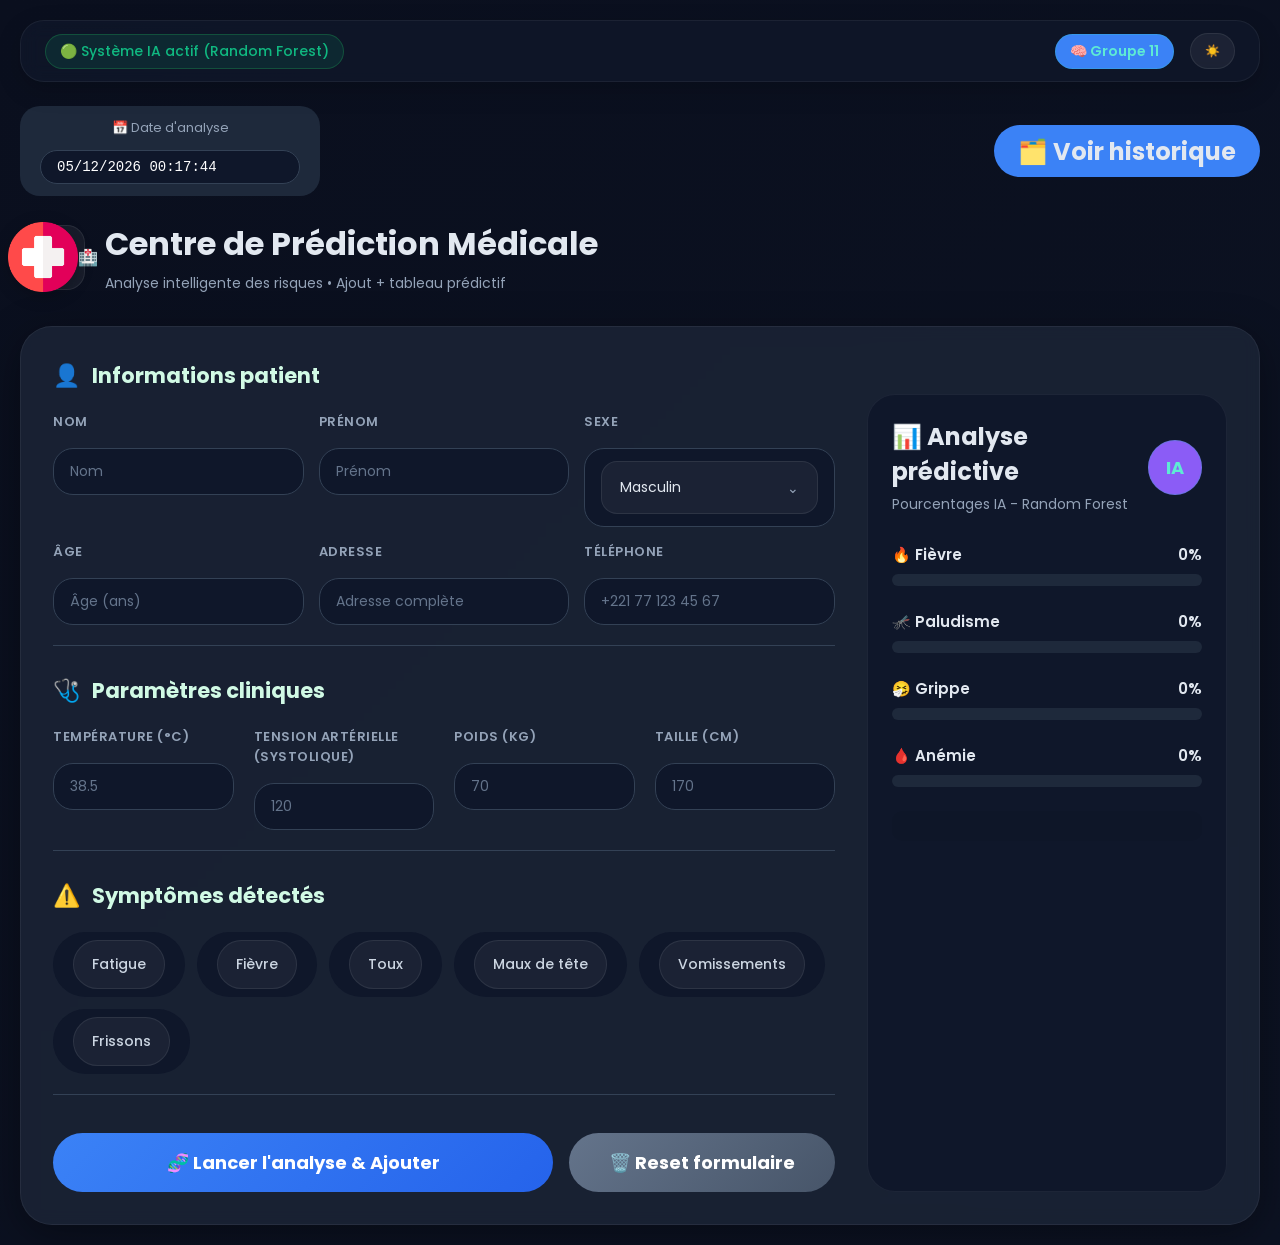
<file: index.html>
<!DOCTYPE html>
<html lang="fr">
<head>
    <meta charset="UTF-8">
    <meta name="viewport" content="width=device-width, initial-scale=1.0, maximum-scale=1.0, user-scalable=no">
    <title>Prédiction des maladies - Centre Médical IA</title>
    <link rel="icon" type="image/png" href="frontend/assets/hospital.png">
    <link rel="stylesheet" href="frontend/css/style.css">
    <style>
        .diagnostic-message {
            margin-top: 20px;
            padding: 15px;
            background: rgba(0,0,0,0.05);
            border-radius: 10px;
            font-size: 14px;
            line-height: 1.5;
        }
        body.light-mode .diagnostic-message {
            background: rgba(0,0,0,0.03);
        }
        
        .action-buttons {
            display: flex;
            gap: 5px;
            justify-content: center;
        }
        .btn-update, .btn-delete {
            padding: 5px 10px;
            border: none;
            border-radius: 5px;
            cursor: pointer;
            font-size: 12px;
            transition: all 0.3s ease;
        }
        .btn-update {
            background-color: #4CAF50;
            color: white;
        }
        .btn-update:hover {
            background-color: #45a049;
            transform: scale(1.05);
        }
        .btn-delete {
            background-color: #f44336;
            color: white;
        }
        .btn-delete:hover {
            background-color: #da190b;
            transform: scale(1.05);
        }
        
        .update-modal {
            position: fixed;
            top: 0;
            left: 0;
            width: 100%;
            height: 100%;
            background: rgba(0,0,0,0.5);
            display: flex;
            justify-content: center;
            align-items: center;
            z-index: 2000;
            opacity: 0;
            visibility: hidden;
            transition: all 0.3s ease;
        }
        .update-modal.active {
            opacity: 1;
            visibility: visible;
        }
        .update-modal-content {
            background: white;
            padding: 30px;
            border-radius: 15px;
            width: 90%;
            max-width: 500px;
            max-height: 80vh;
            overflow-y: auto;
        }
        body.light-mode .update-modal-content {
            background: white;
            color: #333;
        }
        body:not(.light-mode) .update-modal-content {
            background: #2d2d2d;
            color: #eee;
        }
        .update-modal-content h3 {
            margin-bottom: 20px;
        }
        .update-modal-content .input-group {
            margin-bottom: 15px;
        }
        .update-modal-content .input-group label {
            display: block;
            margin-bottom: 5px;
            font-weight: bold;
        }
        .update-modal-content .input-group input,
        .update-modal-content .input-group select {
            width: 100%;
            padding: 8px;
            border: 1px solid #ddd;
            border-radius: 5px;
        }
        .modal-buttons {
            display: flex;
            gap: 10px;
            margin-top: 20px;
        }
        .modal-buttons button {
            flex: 1;
            padding: 10px;
            border: none;
            border-radius: 5px;
            cursor: pointer;
        }
        .btn-save {
            background-color: #4CAF50;
            color: white;
        }
        .btn-cancel {
            background-color: #999;
            color: white;
        }
        .loading {
            opacity: 0.6;
            pointer-events: none;
        }
        
        /* Ajustement pour la grille avec plus de champs */
        .grid-4 {
            display: grid;
            grid-template-columns: repeat(auto-fit, minmax(200px, 1fr));
            gap: 15px;
        }
    </style>
</head>
<body>

<!-- MODAL HISTORIQUE AVEC TABLEAU COMPLET -->
<div class="history-modal" id="historyModal">
    <div class="history-content">
        <div class="history-header">
            <h2>📋 Historique complet des analyses</h2>
            <button class="close-history" id="closeHistory">✕</button>
        </div>
        <div class="table-container">
            <table id="historyTable">
                <thead>
                    <tr>
                        <th>Date/Heure</th><th>Nom</th><th>Prénom</th><th>Sexe</th><th>Âge</th>
                        <th>Adresse</th><th>Téléphone</th><th>Taille(cm)</th><th>Temp(°C)</th>
                        <th>Tension</th><th>Poids(kg)</th><th>Fièvre %</th><th>Paludisme %</th>
                        <th>Grippe %</th><th>Anémie %</th><th>Actions</th>
                    </tr>
                </thead>
                <tbody id="historyTableBody"></tbody>
            </table>
        </div>
    </div>
</div>

<!-- MODAL POUR UPDATE -->
<div class="update-modal" id="updateModal">
    <div class="update-modal-content">
        <h3>✏️ Modifier la consultation</h3>
        <form id="updateForm">
            <input type="hidden" id="updateIdResultat">
            <input type="hidden" id="updatePatientId">
            <div class="input-group">
                <label>Nom</label>
                <input type="text" id="updateNom" required>
            </div>
            <div class="input-group">
                <label>Prénom</label>
                <input type="text" id="updatePrenom" required>
            </div>
            <div class="input-group">
                <label>Sexe</label>
                <select id="updateSexe">
                    <option value="Masculin">Masculin</option>
                    <option value="Féminin">Féminin</option>
                </select>
            </div>
            <div class="input-group">
                <label>Âge</label>
                <input type="number" id="updateAge" required>
            </div>
            <div class="input-group">
                <label>Adresse</label>
                <input type="text" id="updateAdresse" placeholder="Adresse complète">
            </div>
            <div class="input-group">
                <label>Téléphone</label>
                <input type="tel" id="updateTelephone" placeholder="+221 77 123 45 67">
            </div>
            <div class="input-group">
                <label>Taille (cm)</label>
                <input type="number" id="updateTaille">
            </div>
            <div class="input-group">
                <label>Température (°C)</label>
                <input type="number" step="0.1" id="updateTemperature" required>
            </div>
            <div class="input-group">
                <label>Tension artérielle</label>
                <input type="number" id="updateTension" required>
            </div>
            <div class="input-group">
                <label>Poids (kg)</label>
                <input type="number" id="updatePoids" required>
            </div>
            <div class="modal-buttons">
                <button type="submit" class="btn-save">💾 Enregistrer</button>
                <button type="button" class="btn-cancel" id="closeUpdateModal">❌ Annuler</button>
            </div>
        </form>
    </div>
</div>

<div class="container">
    <div class="top-bar">
        <div class="status">🟢 Système IA actif (Random Forest)</div>
        <div class="top-right">
            <div class="group-badge">🧠 Groupe 11</div>
            <button type="button" class="theme-toggle" id="themeToggle">☀️</button>
        </div>
    </div>

    <div class="top-actions">
        <div class="date-box">
            <span>📅 Date d'analyse</span>
            <input type="text" id="analysisDate" readonly>
        </div>
        <button type="button" class="history-btn" id="openHistory">🗂️ Voir historique</button>
    </div>

    <div class="header">
        <div class="logo-box"><img src="frontend/assets/hospital.png" alt="logo" onerror="this.style.display='none'">🏥</div>
        <div><h1>Centre de Prédiction Médicale</h1><p>Analyse intelligente des risques • Ajout + tableau prédictif</p></div>
    </div>

    <div class="card">
        <div>
            <form id="medicalForm">
                <div class="section">
                    <div class="section-header"><span class="section-icon">👤</span><h2>Informations patient</h2></div>
                    <div class="grid grid-4">
                        <div class="input-group"><label>Nom</label><input type="text" id="nom" placeholder="Nom" required></div>
                        <div class="input-group"><label>Prénom</label><input type="text" id="prenom" placeholder="Prénom" required></div>
                        <div class="input-group">
                            <label>Sexe</label>
                            <div class="custom-select" id="genderSelect">
                                <div class="select-selected" id="selectedGender">Masculin</div>
                                <div class="select-options">
                                    <div class="select-option">Masculin</div>
                                    <div class="select-option">Féminin</div>
                                </div>
                            </div>
                        </div>
                        <div class="input-group"><label>Âge</label><input type="number" id="age" placeholder="Âge (ans)" required></div>
                        <div class="input-group"><label>Adresse</label><input type="text" id="adresse" placeholder="Adresse complète"></div>
                        <div class="input-group"><label>Téléphone</label><input type="tel" id="telephone" placeholder="+221 77 123 45 67"></div>
                    </div>
                </div>

                <div class="section">
                    <div class="section-header"><span class="section-icon">🩺</span><h2>Paramètres cliniques</h2></div>
                    <div class="grid grid-3">
                        <div class="input-group"><label>Température (°C)</label><input type="number" step="0.1" id="temperature" placeholder="38.5" required></div>
                        <div class="input-group"><label>Tension artérielle (systolique)</label><input type="number" id="tension_arterielle" placeholder="120" required></div>
                        <div class="input-group"><label>Poids (kg)</label><input type="number" id="poids" placeholder="70" required></div>
                        <div class="input-group"><label>Taille (cm)</label><input type="number" id="taille" placeholder="170"></div>
                    </div>
                </div>

                <div class="section">
                    <div class="section-header"><span class="section-icon">⚠️</span><h2>Symptômes détectés</h2></div>
                    <div class="symptoms-container">
                        <label class="symptom-pill"><input type="checkbox" id="fatigue"> <span>Fatigue</span></label>
                        <label class="symptom-pill"><input type="checkbox" id="risque_fievre"> <span>Fièvre</span></label>
                        <label class="symptom-pill"><input type="checkbox" id="toux"> <span>Toux</span></label>
                        <label class="symptom-pill"><input type="checkbox" id="maux_tete"> <span>Maux de tête</span></label>
                        <label class="symptom-pill"><input type="checkbox" id="vomissement"> <span>Vomissements</span></label>
                        <label class="symptom-pill"><input type="checkbox" id="frissons"> <span>Frissons</span></label>
                    </div>
                </div>

                <div class="button-group">
                    <button type="submit">🧬 Lancer l'analyse & Ajouter</button>
                    <button type="button" class="reset-btn" id="resetFormBtn">🗑️ Reset formulaire</button>
                </div>
            </form>
        </div>

        <div class="result-box">
            <div class="result-header">
                <div><h2>📊 Analyse prédictive</h2><p>Pourcentages IA - Random Forest</p></div>
                <div class="ai-badge">IA</div>
            </div>
            <div class="disease"><div class="disease-info"><span>🔥 Fièvre</span><span id="fievreValue">0%</span></div><div class="progress"><div class="progress-fill low" id="fievreBar" style="width:0%"></div></div></div>
            <div class="disease"><div class="disease-info"><span>🦟 Paludisme</span><span id="paluValue">0%</span></div><div class="progress"><div class="progress-fill high" id="paluBar" style="width:0%"></div></div></div>
            <div class="disease"><div class="disease-info"><span>🤧 Grippe</span><span id="grippeValue">0%</span></div><div class="progress"><div class="progress-fill medium" id="grippeBar" style="width:0%"></div></div></div>
            <div class="disease"><div class="disease-info"><span>🩸 Anémie</span><span id="anemieValue">0%</span></div><div class="progress"><div class="progress-fill low" id="anemieBar" style="width:0%"></div></div></div>
            <div id="diagnosticMessage" class="diagnostic-message"></div>
        </div>
    </div>
</div>

<script>
    let historiqueAnalyses = [];

    function loadHistoryFromStorage() {
        const stored = localStorage.getItem("medical_history_v2");
        historiqueAnalyses = stored ? JSON.parse(stored) : [];
        renderHistoryTable();
    }

    function saveHistoryToStorage() {
        localStorage.setItem("medical_history_v2", JSON.stringify(historiqueAnalyses));
    }

    async function deleteConsultation(idResultat, rowIndex) {
        if(confirm("Êtes-vous sûr de vouloir supprimer cette consultation ?")) {
            try {
                const response = await fetch(`http://127.0.0.1:5000/api/consultation/${idResultat}`, { method: "DELETE" });
                if(response.ok) {
                    historiqueAnalyses.splice(rowIndex, 1);
                    saveHistoryToStorage();
                    renderHistoryTable();
                    alert("✅ Consultation supprimée avec succès !");
                } else {
                    const error = await response.json();
                    alert(`❌ Erreur: ${error.error}`);
                }
            } catch(error) {
                console.error("Erreur DELETE:", error);
                alert("❌ Erreur lors de la suppression");
            }
        }
    }

    function openUpdateModal(record, rowIndex) {
        document.getElementById("updateIdResultat").value = record.id;
        document.getElementById("updatePatientId").value = record.patientId || "";
        document.getElementById("updateNom").value = record.nom;
        document.getElementById("updatePrenom").value = record.prenom;
        document.getElementById("updateSexe").value = record.sexe;
        document.getElementById("updateAge").value = record.age;
        document.getElementById("updateAdresse").value = record.adresse || "";
        document.getElementById("updateTelephone").value = record.telephone || "";
        document.getElementById("updateTaille").value = record.taille || "";
        document.getElementById("updateTemperature").value = record.temperature;
        document.getElementById("updateTension").value = record.tension;
        document.getElementById("updatePoids").value = record.poids;
        document.getElementById("updateModal").dataset.rowIndex = rowIndex;
        document.getElementById("updateModal").classList.add("active");
    }

    async function updateConsultation(event) {
        event.preventDefault();
        const patientId = document.getElementById("updatePatientId").value;
        const updateData = {
            nom: document.getElementById("updateNom").value,
            prenom: document.getElementById("updatePrenom").value,
            sexe: document.getElementById("updateSexe").value,
            age: parseInt(document.getElementById("updateAge").value),
            adresse: document.getElementById("updateAdresse").value,
            telephone: document.getElementById("updateTelephone").value,
            taille: document.getElementById("updateTaille").value ? parseInt(document.getElementById("updateTaille").value) : null,
            temperature: parseFloat(document.getElementById("updateTemperature").value),
            tension_arterielle: parseInt(document.getElementById("updateTension").value),
            poids: parseInt(document.getElementById("updatePoids").value)
        };
        try {
            const response = await fetch(`http://127.0.0.1:5000/api/consultation/${patientId}`, {
                method: "PUT",
                headers: { "Content-Type": "application/json" },
                body: JSON.stringify(updateData)
            });
            if(response.ok) {
                const rowIndex = parseInt(document.getElementById("updateModal").dataset.rowIndex);
                historiqueAnalyses[rowIndex] = { ...historiqueAnalyses[rowIndex], ...updateData };
                saveHistoryToStorage();
                renderHistoryTable();
                alert("✅ Consultation mise à jour avec succès !");
                closeUpdateModal();
                await loadHistoryFromBackend();
            } else {
                const error = await response.json();
                alert(`❌ Erreur: ${error.error}`);
            }
        } catch(error) {
            console.error("Erreur UPDATE:", error);
            alert("❌ Erreur lors de la mise à jour");
        }
    }

    function closeUpdateModal() {
        document.getElementById("updateModal").classList.remove("active");
    }

    function renderHistoryTable() {
        const tbody = document.getElementById("historyTableBody");
        if(!tbody) return;
        tbody.innerHTML = "";
        if(historiqueAnalyses.length === 0) {
            tbody.innerHTML = `<tr><td colspan="16" style="text-align:center">Aucune analyse enregistrée. Effectuez une prédiction.</td></tr>`;
            return;
        }
        historiqueAnalyses.forEach((rec, index) => {
            const row = tbody.insertRow();
            row.insertCell(0).innerText = rec.date;
            row.insertCell(1).innerText = rec.nom || "—";
            row.insertCell(2).innerText = rec.prenom || "—";
            row.insertCell(3).innerText = rec.sexe || "—";
            row.insertCell(4).innerText = rec.age || "—";
            row.insertCell(5).innerText = rec.adresse || "—";
            row.insertCell(6).innerText = rec.telephone || "—";
            row.insertCell(7).innerText = rec.taille ? rec.taille + " cm" : "—";
            row.insertCell(8).innerText = rec.temperature ? rec.temperature + "°C" : "—";
            row.insertCell(9).innerText = rec.tension || "—";
            row.insertCell(10).innerText = rec.poids ? rec.poids + " kg" : "—";
            row.insertCell(11).innerText = (rec.fievre !== undefined && rec.fievre !== null) ? rec.fievre + "%" : "0%";
            row.insertCell(12).innerText = (rec.paludisme !== undefined && rec.paludisme !== null) ? rec.paludisme + "%" : "0%";
            row.insertCell(13).innerText = (rec.grippe !== undefined && rec.grippe !== null) ? rec.grippe + "%" : "0%";
            row.insertCell(14).innerText = (rec.anemie !== undefined && rec.anemie !== null) ? rec.anemie + "%" : "0%";
            const actionsCell = row.insertCell(15);
            actionsCell.className = "action-buttons";
            actionsCell.innerHTML = `
                <button class="btn-update" onclick='openUpdateModal(${JSON.stringify(rec).replace(/'/g, "&#39;")}, ${index})'>✏️ Modifier</button>
                <button class="btn-delete" onclick="deleteConsultation(${rec.id}, ${index})">🗑️ Supprimer</button>
            `;
        });
    }

    function updateProgressBarsFromBackend(data) {
        const fievre = data.predictions?.fievre || data.risque_fievre || 0;
        const paludisme = data.predictions?.paludisme || data.risque_paludisme || 0;
        const grippe = data.predictions?.grippe || data.risque_grippe || 0;
        const anemie = data.predictions?.anemie || data.risque_anemie || 0;
        
        document.getElementById("fievreValue").innerText = fievre + "%";
        document.getElementById("paluValue").innerText = paludisme + "%";
        document.getElementById("grippeValue").innerText = grippe + "%";
        document.getElementById("anemieValue").innerText = anemie + "%";
        
        document.getElementById("fievreBar").style.width = fievre + "%";
        document.getElementById("paluBar").style.width = paludisme + "%";
        document.getElementById("grippeBar").style.width = grippe + "%";
        document.getElementById("anemieBar").style.width = anemie + "%";
        
        document.getElementById("fievreBar").className = "progress-fill " + (fievre > 60 ? "high" : fievre > 30 ? "medium" : "low");
        document.getElementById("paluBar").className = "progress-fill " + (paludisme > 60 ? "high" : paludisme > 30 ? "medium" : "low");
        document.getElementById("grippeBar").className = "progress-fill " + (grippe > 60 ? "high" : grippe > 30 ? "medium" : "low");
        document.getElementById("anemieBar").className = "progress-fill " + (anemie > 60 ? "high" : anemie > 30 ? "medium" : "low");
        
        const diagnosticDiv = document.getElementById("diagnosticMessage");
        if(data.message) {
            diagnosticDiv.innerHTML = `<strong>📋 Diagnostic:</strong> ${data.message}`;
            diagnosticDiv.style.display = "block";
        } else {
            diagnosticDiv.style.display = "none";
        }
    }

    function resetFormFields() {
        document.getElementById("nom").value = "";
        document.getElementById("prenom").value = "";
        document.getElementById("age").value = "";
        document.getElementById("adresse").value = "";
        document.getElementById("telephone").value = "";
        document.getElementById("temperature").value = "";
        document.getElementById("tension_arterielle").value = "";
        document.getElementById("poids").value = "";
        document.getElementById("taille").value = "";
        document.getElementById("selectedGender").innerText = "Masculin";
        ["fatigue", "risque_fievre", "toux", "maux_tete", "vomissement", "frissons"].forEach(id => {
            document.getElementById(id).checked = false;
        });
    }

    function getCurrentDateTime() {
        const now = new Date();
        return `${String(now.getDate()).padStart(2,'0')}/${String(now.getMonth()+1).padStart(2,'0')}/${now.getFullYear()} ${String(now.getHours()).padStart(2,'0')}:${String(now.getMinutes()).padStart(2,'0')}:${String(now.getSeconds()).padStart(2,'0')}`;
    }

    function updateDateTimeInput() {
        document.getElementById("analysisDate").value = getCurrentDateTime();
    }

    const modal = document.getElementById("historyModal");
    document.getElementById("openHistory").addEventListener("click", () => {
        renderHistoryTable();
        modal.classList.add("active");
    });
    document.getElementById("closeHistory").addEventListener("click", () => modal.classList.remove("active"));
    modal.addEventListener("click", (e) => { if(e.target === modal) modal.classList.remove("active"); });

    const toggleBtn = document.getElementById("themeToggle");
    if(localStorage.getItem("theme") === "light") {
        document.body.classList.add("light-mode");
        toggleBtn.innerHTML = "🌙";
    }
    toggleBtn.addEventListener("click", () => {
        document.body.classList.toggle("light-mode");
        localStorage.setItem("theme", document.body.classList.contains("light-mode") ? "light" : "dark");
        toggleBtn.innerHTML = document.body.classList.contains("light-mode") ? "🌙" : "☀️";
    });

    const genderSelect = document.getElementById("genderSelect");
    const selectedGenderSpan = document.getElementById("selectedGender");
    document.querySelectorAll(".select-option").forEach(opt => {
        opt.addEventListener("click", () => {
            selectedGenderSpan.innerText = opt.innerText;
            genderSelect.classList.remove("active");
        });
    });
    genderSelect.addEventListener("click", (e) => { e.stopPropagation(); genderSelect.classList.toggle("active"); });
    window.addEventListener("click", () => genderSelect.classList.remove("active"));

    document.getElementById("resetFormBtn").addEventListener("click", () => {
        resetFormFields();
        const btn = document.getElementById("resetFormBtn");
        const originalText = btn.innerHTML;
        btn.innerHTML = "✅ Réinitialisé !";
        setTimeout(() => btn.innerHTML = originalText, 1500);
    });

    setInterval(updateDateTimeInput, 1000);
    updateDateTimeInput();

    async function loadHistoryFromBackend() {
        try {
            const response = await fetch("http://127.0.0.1:5000/api/consultations");
            if(response.ok) {
                const consultations = await response.json();
                if(consultations && consultations.length > 0) {
                    historiqueAnalyses = consultations.map(consult => ({
                        id: consult.id_resultat,
                        patientId: consult.patient?.id,
                        date: consult.date || new Date().toLocaleString(),
                        nom: consult.patient?.nom || "—",
                        prenom: consult.patient?.prenom || "—",
                        sexe: consult.patient?.sexe || "—",
                        age: consult.parametres?.age || "—",
                        adresse: consult.patient?.adresse || "—",
                        telephone: consult.patient?.telephone || "—",
                        taille: consult.parametres?.taille || null,
                        temperature: consult.parametres?.temperature || null,
                        tension: consult.parametres?.tension_arterielle || "—",
                        poids: consult.parametres?.poids || null,
                        fievre: consult.risque_fievre || 0,
                        paludisme: consult.risque_paludisme || 0,
                        grippe: consult.risque_grippe || 0,
                        anemie: consult.risque_anemie || 0,
                        diagnostic: consult.diagnostic || ""
                    }));
                    saveHistoryToStorage();
                    renderHistoryTable();
                }
            }
        } catch(error) {
            console.log("Backend indisponible, utilisation localStorage");
        }
    }

    const form = document.getElementById("medicalForm");
    form.addEventListener("submit", async function(e) {
        e.preventDefault();

        const submitBtn = form.querySelector('button[type="submit"]');
        const originalText = submitBtn.innerHTML;
        submitBtn.innerHTML = "⏳ Analyse en cours...";
        submitBtn.disabled = true;

        const payload = {
            nom: document.getElementById("nom").value.trim(),
            prenom: document.getElementById("prenom").value.trim(),
            sexe: document.getElementById("selectedGender").innerText,
            age: parseInt(document.getElementById("age").value),
            adresse: document.getElementById("adresse").value.trim(),
            telephone: document.getElementById("telephone").value.trim(),
            temperature: parseFloat(document.getElementById("temperature").value),
            tension_arterielle: parseInt(document.getElementById("tension_arterielle").value),
            poids: parseInt(document.getElementById("poids").value),
            taille: document.getElementById("taille").value ? parseInt(document.getElementById("taille").value) : null,
            fatigue: document.getElementById("fatigue").checked,
            frissons: document.getElementById("frissons").checked,
            toux: document.getElementById("toux").checked,
            maux_tete: document.getElementById("maux_tete").checked,
            vomissement: document.getElementById("vomissement").checked,
            risque_fievre: document.getElementById("risque_fievre").checked
        };

        if(!payload.nom || !payload.prenom || isNaN(payload.age) || isNaN(payload.temperature) || isNaN(payload.poids)) {
            alert("Veuillez remplir tous les champs obligatoires (Nom, Prénom, Âge, Température, Poids)");
            submitBtn.innerHTML = originalText;
            submitBtn.disabled = false;
            return;
        }

        try {
            const response = await fetch("http://127.0.0.1:5000/api/consultation", {
                method: "POST",
                headers: { "Content-Type": "application/json" },
                body: JSON.stringify(payload)
            });

            if(!response.ok) throw new Error(`HTTP ${response.status}`);
            
            const result = await response.json();
            console.log("Réponse backend:", result);
            
            if(result.status === "success") {
                updateProgressBarsFromBackend(result);
                alert(`✅ Analyse terminée !\n${result.message}`);
                resetFormFields();
                await loadHistoryFromBackend();
            } else {
                throw new Error("Format de réponse invalide");
            }
        } catch(error) {
            console.error("Erreur API:", error);
            alert(`❌ Erreur: ${error.message}\nVérifiez que le backend Flask est démarré sur le port 5000`);
        } finally {
            submitBtn.innerHTML = originalText;
            submitBtn.disabled = false;
        }
    });

    document.getElementById("updateForm").addEventListener("submit", updateConsultation);
    document.getElementById("closeUpdateModal").addEventListener("click", closeUpdateModal);
    window.addEventListener("click", (e) => {
        if(e.target === document.getElementById("updateModal")) closeUpdateModal();
    });

    loadHistoryFromStorage();
    loadHistoryFromBackend();
    setInterval(() => loadHistoryFromBackend(), 30000);
</script>
</body>
</html>
</file>
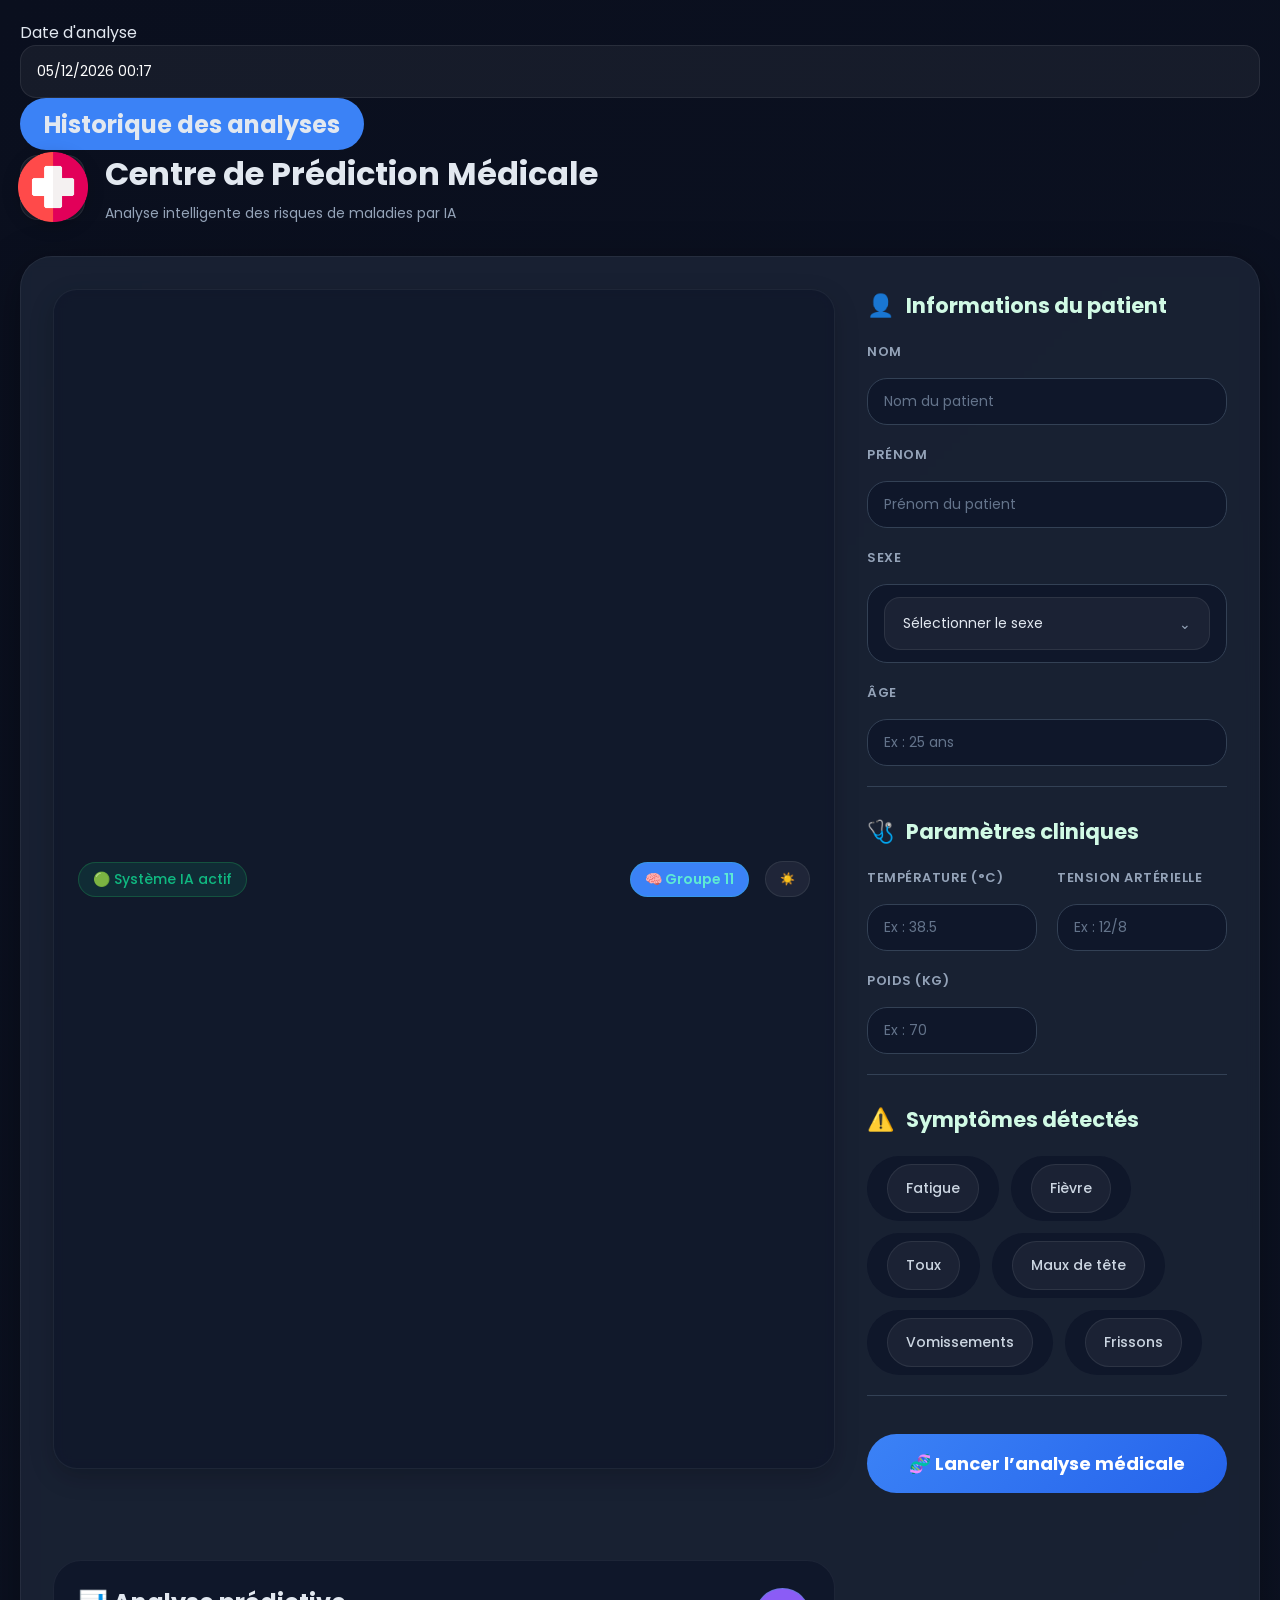
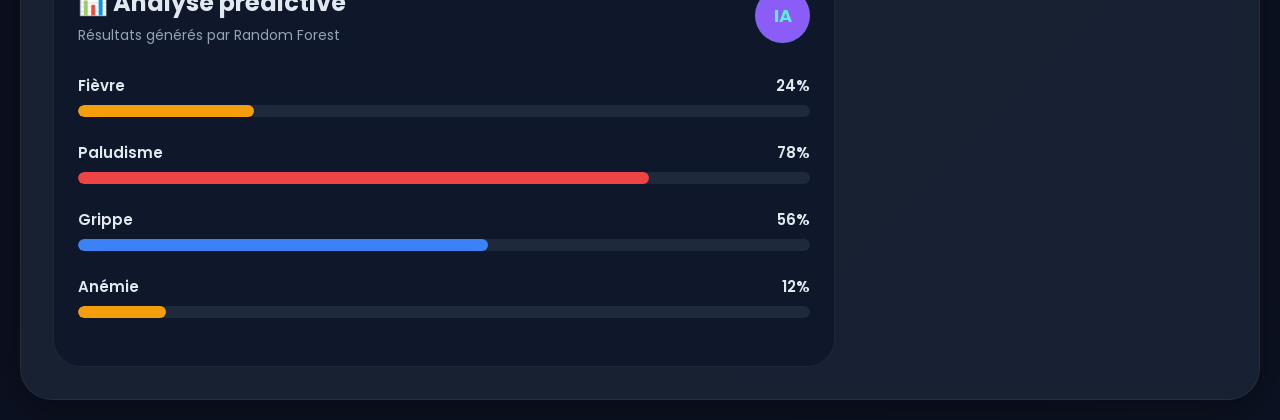
<file: frontend/index.html>
<!DOCTYPE html>
<html lang="fr">
<head>
    <meta charset="UTF-8">
    <meta 
    name="viewport" 
    content="width=device-width, initial-scale=1.0, maximum-scale=1.0, user-scalable=no">

    <title>Prédiction des maladies</title>

    <link rel="icon" type="image/png" href="assets/hospital.png">

    <link rel="stylesheet" href="css/style.css">
</head>

<!-- HISTORIQUE MODAL -->
<div class="history-modal" id="historyModal">

    <div class="history-content">

        <!-- HEADER -->
        <div class="history-header">

            <h2>Historique des analyses</h2>

            <button class="close-history" id="closeHistory">
                ✕
            </button>

        </div>

        <!-- TABLE -->
        <div class="table-container">

            <table>

                <thead>

                    <tr>

                        <th>Date</th>
                        <th>Nom</th>
                        <th>Prénom</th>
                        <th>Sexe</th>
                        <th>Âge</th>

                        <th>Température</th>
                        <th>Tension</th>
                        <th>Poids</th>

                        <th>Fièvre</th>
                        <th>Paludisme</th>
                        <th>Grippe</th>
                        <th>Anémie</th>

                    </tr>

                </thead>

                <tbody id="historyTable">

                    <tr>

                        <td>11/05/2026 14:20</td>
                        <td>Rakoto</td>
                        <td>Jean</td>
                        <td>M</td>
                        <td>25</td>

                        <td>38.5°C</td>
                        <td>12/8</td>
                        <td>70kg</td>

                        <td>24%</td>
                        <td>78%</td>
                        <td>56%</td>
                        <td>12%</td>

                    </tr>

                </tbody>

            </table>

        </div>

    </div>

</div>

<body>

    <div class="container">
        <label>Date d'analyse</label>
            <input type="text" id="analysisDate"readonly>

        <button type="button" class="history-btn" id="openHistory">

            Historique des analyses

        </button>

        <!-- HEADER -->
        <div class="header">

            <div class="logo-box">
                <img src="assets/hospital.png" alt="logo">
            </div>

            <div>
                <h1>Centre de Prédiction Médicale</h1>
                <p>Analyse intelligente des risques de maladies par IA</p>
            </div>

        </div>

        <!-- CARD -->
        <div class="card">

            <!-- TOP BAR -->
            <div class="top-bar">

                <div class="status">
                    🟢 Système IA actif
                </div>

                <div class="top-right">

                    <div class="group-badge">
                        🧠 Groupe 11
                    </div>

                    <button type="button" class="theme-toggle" id="themeToggle">
                        ☀️
                    </button>

                </div>

            </div>

            <form>

                <!-- PATIENT -->
                <div class="section">

                    <div class="section-header">
                        <span class="section-icon">👤</span>
                        <h2>Informations du patient</h2>
                    </div>

                    <div class="grid grid-4">

                        <div class="input-group">
                            <label>Nom</label>
                            <input type="text" placeholder="Nom du patient">
                        </div>

                        <div class="input-group">
                            <label>Prénom</label>
                            <input type="text" placeholder="Prénom du patient">
                        </div>

                        <div class="input-group">

                            <label>Sexe</label>

                            <div class="custom-select" id="genderSelect">

                                <div class="select-selected" id="selectedGender">
                                    Sélectionner le sexe
                                </div>

                                <div class="select-options">

                                    <div class="select-option">Masculin</div>

                                    <div class="select-option">Féminin</div>

                                </div>

                            </div>

                        </div>

                        <div class="input-group">
                            <label>Âge</label>
                            <input type="number" placeholder="Ex : 25 ans">
                        </div>

                    </div>

                </div>

                <!-- PARAMETRES -->
                <div class="section">

                    <div class="section-header">
                        <span class="section-icon">🩺</span>
                        <h2>Paramètres cliniques</h2>
                    </div>

                    <div class="grid grid-3">

                        <div class="input-group">
                            <label>Température (°C)</label>
                            <input type="number" step="0.1" placeholder="Ex : 38.5">
                        </div>

                        <div class="input-group">
                            <label>Tension artérielle</label>
                            <input type="text" placeholder="Ex : 12/8">
                        </div>

                        <div class="input-group">
                            <label>Poids (kg)</label>
                            <input type="number" placeholder="Ex : 70">
                        </div>

                    </div>

                </div>

                <!-- SYMPTOMES -->
                <div class="section">

                    <div class="section-header">
                        <span class="section-icon">⚠️</span>
                        <h2>Symptômes détectés</h2>
                    </div>

                    <div class="symptoms-container">

                        <label class="symptom-pill">
                            <input type="checkbox">
                            <span>Fatigue</span>
                        </label>

                        <label class="symptom-pill">
                            <input type="checkbox">
                            <span>Fièvre</span>
                        </label>

                        <label class="symptom-pill">
                            <input type="checkbox">
                            <span>Toux</span>
                        </label>

                        <label class="symptom-pill">
                            <input type="checkbox">
                            <span>Maux de tête</span>
                        </label>

                        <label class="symptom-pill">
                            <input type="checkbox">
                            <span>Vomissements</span>
                        </label>

                        <label class="symptom-pill">
                            <input type="checkbox">
                            <span>Frissons</span>
                        </label>

                    </div>

                </div>

                <!-- BUTTON -->
                <button type="submit">
                    🧬 Lancer l’analyse médicale
                </button>

            </form>

            <!-- RESULTATS -->
            <div class="result-box">

                <div class="result-header">

                    <div>
                        <h2>📊 Analyse prédictive</h2>
                        <p>Résultats générés par Random Forest</p>
                    </div>

                    <div class="ai-badge">
                        IA
                    </div>

                </div>

                <!-- RESULT ITEM -->
                <div class="disease">

                    <div class="disease-info">
                        <span>Fièvre</span>
                        <span>24%</span>
                    </div>

                    <div class="progress">
                        <div class="progress-fill low" style="width:24%;"></div>
                    </div>

                </div>

                <div class="disease">

                    <div class="disease-info">
                        <span>Paludisme</span>
                        <span>78%</span>
                    </div>

                    <div class="progress">
                        <div class="progress-fill high" style="width:78%;"></div>
                    </div>

                </div>

                <div class="disease">

                    <div class="disease-info">
                        <span>Grippe</span>
                        <span>56%</span>
                    </div>

                    <div class="progress">
                        <div class="progress-fill medium" style="width:56%;"></div>
                    </div>

                </div>

                <div class="disease">

                    <div class="disease-info">
                        <span>Anémie</span>
                        <span>12%</span>
                    </div>

                    <div class="progress">
                        <div class="progress-fill low" style="width:12%;"></div>
                    </div>

                </div>

            </div>

        </div>

    </div>

    <script>
        const customSelect = document.getElementById("genderSelect");
        const selected = document.getElementById("selectedGender");
        const toggleBtn = document.getElementById("themeToggle");

        /* LOAD SAVED THEME */
        if(localStorage.getItem("theme") === "light"){

            document.body.classList.add("light-mode");

            toggleBtn.innerHTML = "🌙 ";

        }else{

            toggleBtn.innerHTML = "☀️";

        }

        /* TOGGLE THEME */
        toggleBtn.addEventListener("click", () => {

            document.body.classList.toggle("light-mode");

            if(document.body.classList.contains("light-mode")){

                localStorage.setItem("theme", "light");

                toggleBtn.innerHTML = "🌙";

            }else{

                localStorage.setItem("theme", "dark");

                toggleBtn.innerHTML = "☀️";

            }

        });

        customSelect.addEventListener("click", () => {
            customSelect.classList.toggle("active");
        });

        document.querySelectorAll(".select-option").forEach(option => {

            option.addEventListener("click", () => {

                selected.innerHTML = option.innerHTML;

            });

        });

        window.addEventListener("click", (e) => {

            if(!customSelect.contains(e.target)){
                customSelect.classList.remove("active");
            }

        });

        /* DATE AUTO */
        function updateDateTime(){

            const now = new Date();

            const day = String(now.getDate()).padStart(2, '0');
            const month = String(now.getMonth() + 1).padStart(2, '0');
            const year = now.getFullYear();

            const hours = String(now.getHours()).padStart(2, '0');
            const minutes = String(now.getMinutes()).padStart(2, '0');

            const formatted =
            `${day}/${month}/${year} ${hours}:${minutes}`;

            document.getElementById("analysisDate").value = formatted;
        }

        updateDateTime();

        const historyModal =
        document.getElementById("historyModal");

        document
        .getElementById("openHistory")
        .addEventListener("click", () => {

            historyModal.classList.add("active");

        });

        document
        .getElementById("closeHistory")
        .addEventListener("click", () => {

            historyModal.classList.remove("active");

        });

    </script>

</body>
</html>
</file>
<file: frontend/css/style.css>
@import url('https://fonts.googleapis.com/css2?family=Poppins:wght@300;400;500;600;700&display=swap');

*{
    margin:0;
    padding:0;
    box-sizing:border-box;
    font-family:'Poppins', sans-serif;
}

body{
    min-height:100vh;
    background:
    radial-gradient(circle at top left, rgba(20,184,166,0.15), transparent 25%),
    radial-gradient(circle at bottom right, rgba(59,130,246,0.15), transparent 25%),
    #0f172a;

    color:white;

    display:flex;
    justify-content:center;

    padding:35px 20px;
}

/* CONTAINER */
.container{
    width:100%;
    max-width:1400px;
    overflow:visible;
}

/* HEADER */
.header{
    display:flex;
    align-items:center;
    gap:18px;
    margin-bottom:28px;
}

.logo-box{
    width:65px;
    height:65px;

    border-radius:18px;

    background:rgba(255,255,255,0.06);

    display:flex;
    justify-content:center;
    align-items:center;

    border:1px solid rgba(255,255,255,0.08);

    backdrop-filter:blur(10px);
}

.logo-box img{
    width:42px;
}

.header h1{
    font-size:32px;
    font-weight:700;
    margin-bottom:5px;
}

.header p{
    color:#94a3b8;
    font-size:14px;
}

/* CARD */
.card{
    background:rgba(15,23,42,0.75);

    border:1px solid rgba(255,255,255,0.06);

    border-radius:30px;

    padding:35px;

    backdrop-filter:blur(20px);

    box-shadow:
    0 10px 40px rgba(0,0,0,0.35);

    overflow:hidden;
}

/* TOP BAR */
.top-bar{

    position:sticky;

    top:0;

    z-index:999;

    display:flex;
    justify-content:space-between;
    align-items:center;

    gap:12px;

    margin-bottom:25px;

    padding:14px 18px;

    border-radius:20px;

    backdrop-filter:blur(18px);

    background:
    rgba(15,23,42,0.82);

    border:1px solid rgba(255,255,255,0.06);

    box-shadow:
    0 8px 25px rgba(0,0,0,0.18);
}

.status{
    background:rgba(34,197,94,0.12);
    color:#4ade80;

    border:1px solid rgba(34,197,94,0.25);

    padding:8px 14px;
    border-radius:30px;

    font-size:12px;
    font-weight:600;

    white-space:nowrap;
}

.group-badge{
    background:rgba(45,212,191,0.12);
    color:#5eead4;

    border:1px solid rgba(45,212,191,0.25);

    padding:8px 14px;
    border-radius:30px;

    font-size:12px;
    font-weight:600;

    white-space:nowrap;
}

.top-right{
    display:flex;
    align-items:center;
    gap:10px;

    flex-wrap:nowrap;
}

/* SECTION */
.section{
    margin-bottom:35px;
}

.section-header{
    display:flex;
    align-items:center;
    gap:12px;

    margin-bottom:18px;
}

.section-icon{
    font-size:22px;
}

.section-header h2{
    font-size:21px;
    color:#d1fae5;
}

/* GRID */
.grid{
    display:grid;
    gap:18px;
}

.grid-4{
    grid-template-columns:repeat(auto-fit,minmax(220px,1fr));
}

.grid-3{
    grid-template-columns:repeat(auto-fit,minmax(260px,1fr));
}

/* INPUT */
.input-group label{
    display:block;
    margin-bottom:8px;

    color:#cbd5e1;

    font-size:14px;
    font-weight:500;
}

input{
    width:100%;

    padding:15px 16px;

    border:none;
    outline:none;

    border-radius:16px;

    background:rgba(255,255,255,0.05);

    border:1px solid rgba(255,255,255,0.08);

    color:white;

    font-size:14px;

    transition:0.25s;
}

input::placeholder{
    color:#64748b;
}

input:focus{
    border-color:#14b8a6;

    box-shadow:
    0 0 0 4px rgba(20,184,166,0.12);
}

/* SEXE */
/* CUSTOM SELECT */
.custom-select{
    position:relative;
    width:100%;
}

/* SELECT BUTTON */
.select-selected{

    background:rgba(255,255,255,0.05);

    border:1px solid rgba(255,255,255,0.08);

    padding:15px 18px;

    border-radius:16px;

    cursor:pointer;

    transition:0.25s;

    color:#e2e8f0;

    position:relative;

    user-select:none;
}

/* ARROW */
.select-selected::after{
    content:"⌄";

    position:absolute;

    right:18px;
    top:50%;

    transform:translateY(-50%);

    color:#94a3b8;

    font-size:14px;
}

/* HOVER */
.select-selected:hover{
    border-color:#14b8a6;
}

/* OPTIONS */
.select-options{

    position:absolute;

    top:110%;
    left:0;

    width:100%;

    background:#1e293b;

    border:1px solid rgba(255,255,255,0.08);

    border-radius:16px;

    overflow:hidden;

    display:none;

    z-index:1000;

    box-shadow:
    0 10px 25px rgba(0,0,0,0.25);
}

/* OPTION */
.select-option{

    padding:14px 18px;

    cursor:pointer;

    transition:0.2s;

    color:#e2e8f0;
}

.select-option:hover{
    background:rgba(20,184,166,0.15);

    color:#5eead4;
}

/* ACTIVE */
.custom-select.active .select-options{
    display:block;
}

/* SYMPTOMES */
.symptoms-container{
    display:flex;
    flex-wrap:wrap;
    gap:14px;
}

.symptom-pill input{
    display:none;
}

.symptom-pill span{
    display:flex;
    align-items:center;
    gap:10px;

    padding:13px 18px;

    border-radius:50px;

    background:rgba(255,255,255,0.05);

    border:1px solid rgba(255,255,255,0.08);

    color:#cbd5e1;

    cursor:pointer;

    transition:0.25s;

    font-size:14px;
    font-weight:500;
}

.symptom-pill span:hover{
    border-color:#14b8a6;

    transform:translateY(-2px);
}

.symptom-pill input:checked + span{
    background:#14b8a6;
    color:white;

    border-color:#14b8a6;

    box-shadow:
    0 6px 20px rgba(20,184,166,0.30);
}

/* BUTTON */
button{
    width:100%;

    margin-top:10px;

    padding:17px;

    border:none;
    outline:none;

    border-radius:18px;

    background:linear-gradient(90deg,#14b8a6,#06b6d4);

    color:white;

    font-size:16px;
    font-weight:600;

    cursor:pointer;

    transition:0.3s;
}

button:hover{
    transform:translateY(-2px);

    box-shadow:
    0 10px 25px rgba(6,182,212,0.25);
}

/* RESULT BOX */
.result-box{
    margin-top:35px;

    background:rgba(255,255,255,0.04);

    border:1px solid rgba(255,255,255,0.06);

    border-radius:25px;

    padding:30px;
}

/* RESULT HEADER */
.result-header{
    display:flex;
    justify-content:space-between;
    align-items:center;

    margin-bottom:28px;
}

.result-header h2{
    font-size:24px;
    margin-bottom:5px;
}

.result-header p{
    color:#94a3b8;
    font-size:14px;
}

.ai-badge{
    width:55px;
    height:55px;

    border-radius:18px;

    background:rgba(20,184,166,0.15);

    border:1px solid rgba(20,184,166,0.25);

    display:flex;
    justify-content:center;
    align-items:center;

    color:#5eead4;

    font-weight:700;
    font-size:18px;
}

/* DISEASE */
.disease{
    margin-bottom:24px;
}

.disease-info{
    display:flex;
    justify-content:space-between;

    margin-bottom:10px;

    font-size:15px;
    font-weight:500;
}

/* PROGRESS */
.progress{
    width:100%;
    height:12px;

    background:rgba(255,255,255,0.05);

    border-radius:30px;

    overflow:hidden;
}

.progress-fill{
    height:100%;
    border-radius:30px;
}

/* COLORS */
.low{
    background:linear-gradient(90deg,#22c55e,#4ade80);
}

.medium{
    background:linear-gradient(90deg,#f59e0b,#fbbf24);
}

.high{
    background:linear-gradient(90deg,#ef4444,#f87171);
}

/* RESPONSIVE AM Telephone lest e ---------------------------------------------- */
@media(max-width:900px){

    body{
        padding:20px 12px;
    }

    .header{
        align-items:flex-start;
    }

    .header h1{
        font-size:20px;
    }

    .header p{
        font-size:13px;
    }

    .card{
        padding:20px;
        border-radius:24px;
    }

    .top-bar{
        align-items:center;
    }

    .status{
        font-size:11px;
        padding:7px 12px;
    }

    .group-badge{
        font-size:11px;
        padding:7px 12px;
    }

    .theme-toggle{
        font-size:11px !important;
        padding:7px 12px !important;
    }

    .top-right{
        gap:8px;
    }

    .section-header h2{
        font-size:18px;
    }

    .gender-switch{
        width:100%;
    }

    .gender-switch label{
        flex:1;
        text-align:center;
    }

    .symptoms-container{
        gap:10px;
    }

    .symptom-pill span{
        font-size:13px;
        padding:11px 15px;
    }

    .result-header{
        flex-direction:column;
        align-items:flex-start;
        gap:15px;
    }

    .date-box input{
        width:100%;
    }

    .date-box{
    flex:1;
}

}

/* ------------------------------------------------------------------------- */

/* THEME BUTTON */
.theme-toggle{
    padding:8px 14px !important;

    border-radius:30px !important;

    background:rgba(255,255,255,0.06) !important;

    border:1px solid rgba(255,255,255,0.08) !important;

    color:#e2e8f0 !important;

    font-size:12px !important;
    font-weight:600 !important;

    cursor:pointer;

    transition:0.25s;

    width:auto !important;

    margin-top:0 !important;

    white-space:nowrap;

    flex-shrink:0;

    box-shadow:none !important;
}

.theme-toggle:hover{
    background:rgba(255,255,255,0.10) !important;

    transform:translateY(-1px);
}

/* ---------------------------------------------------------------------------------------- */

/* LIGHT MODE */
body.light-mode{

    background:
    radial-gradient(circle at top left, rgba(20,184,166,0.10), transparent 25%),
    radial-gradient(circle at bottom right, rgba(59,130,246,0.10), transparent 25%),
    #f1f5f9;

    color:#0f172a;
}

/* HEADER */
body.light-mode .header h1{
    color:#0f172a;
}

body.light-mode .header p{
    color:#475569;
}

/* CARD */
body.light-mode .card{
    background:rgba(255,255,255,0.75);

    border:1px solid rgba(15,23,42,0.08);

    box-shadow:
    0 10px 40px rgba(15,23,42,0.08);
}

/* TITLES */
body.light-mode .section-header h2{
    color:#0f172a;
}

/* LABELS */
body.light-mode .input-group label{
    color:#334155;
}

/* INPUTS */
body.light-mode input{
    background:white;

    color:#0f172a;

    border:1px solid #dbeafe;
}

body.light-mode input::placeholder{
    color:#94a3b8;
}

/* GENDER */
body.light-mode .gender-switch{
    background:#e2e8f0;
}

body.light-mode .gender-switch label{
    color:#334155;
}

/* SYMPTOMS */
body.light-mode .symptom-pill span{
    background:white;

    color:#334155;

    border:1px solid #dbeafe;
}

/* RESULT */
body.light-mode .result-box{
    background:rgba(255,255,255,0.65);

    border:1px solid rgba(15,23,42,0.06);
}

body.light-mode .result-header h2{
    color:#0f172a;
}

body.light-mode .result-header p{
    color:#475569;
}

body.light-mode .disease-info{
    color:#0f172a;
}

/* BUTTON THEME */
body.light-mode .theme-toggle{
    background:white !important;

    color:#0f172a !important;

    border:1px solid #cbd5e1 !important;
}

/* HISTORY BUTTON */
.history-btn{

    width:52px;
    min-width:52px;

    height:52px;

    padding:0;

    border:none;

    border-radius:16px;

    background:rgba(255,255,255,0.05);

    border:1px solid rgba(255,255,255,0.08);

    color:#e2e8f0;

    font-size:22px;

    display:flex;
    justify-content:center;
    align-items:center;

    cursor:pointer;

    transition:0.25s;

    flex-shrink:0;
}

.history-btn:hover{

    border-color:#14b8a6;

    background:rgba(20,184,166,0.08);

    transform:translateY(-2px);
}

/* MODAL */
.history-modal{

    position:fixed;

    inset:0;

    background:rgba(0,0,0,0.65);

    backdrop-filter:blur(8px);

    display:none;

    justify-content:center;
    align-items:center;

    padding:20px;

    z-index:9999;
}

/* ACTIVE */
.history-modal.active{
    display:flex;
}

/* CONTENT */
.history-content{

    width:100%;
    max-width:1200px;

    max-height:85vh;

    overflow:hidden;

    background:#0f172a;

    border-radius:28px;

    border:1px solid rgba(255,255,255,0.08);

    padding:25px;
}

/* HEADER */
.history-header{
    display:flex;
    justify-content:space-between;
    align-items:center;

    margin-bottom:25px;
}

.history-header h2{
    font-size:24px;
}

/* CLOSE */
.close-history{

    width:42px !important;
    height:42px !important;

    border-radius:12px !important;

    padding:0 !important;

    margin:0 !important;

    background:rgba(255,255,255,0.06) !important;

    border:1px solid rgba(255,255,255,0.08) !important;

    font-size:18px !important;
}

/* TABLE */
.table-container{
    overflow:auto;
}

table{
    width:100%;
    border-collapse:collapse;
}

th{
    background:rgba(20,184,166,0.12);

    color:#5eead4;

    padding:14px;

    font-size:13px;

    text-align:left;
}

td{
    padding:14px;

    border-bottom:1px solid rgba(255,255,255,0.06);

    font-size:13px;

    color:#e2e8f0;
}

tr:hover{
    background:rgba(255,255,255,0.03);
}

/* ----TABLEAU HISTORIQUE-------------------------------------------------------------------------------------- */
/* HISTORY BUTTON */
.history-btn{

    width:auto;

    margin-top:0;

    padding:14px 20px;

    border:none;

    border-radius:16px;

    background:rgba(255,255,255,0.05);

    border:1px solid rgba(255,255,255,0.08);

    color:#e2e8f0;

    font-size:14px;
    font-weight:600;

    cursor:pointer;

    transition:0.25s;

    white-space:nowrap;
}

.history-btn:hover{

    border-color:#14b8a6;

    background:rgba(20,184,166,0.08);

    transform:translateY(-2px);
}

/* MODAL */
.history-modal{

    position:fixed;

    inset:0;

    background:rgba(0,0,0,0.65);

    backdrop-filter:blur(8px);

    display:none;

    justify-content:center;
    align-items:center;

    padding:20px;

    z-index:9999;
}

/* ACTIVE */
.history-modal.active{
    display:flex;
}

/* CONTENT */
.history-content{

    width:100%;
    max-width:1200px;

    max-height:85vh;

    overflow:hidden;

    background:#0f172a;

    border-radius:28px;

    border:1px solid rgba(255,255,255,0.08);

    padding:25px;
}

/* HEADER */
.history-header{
    display:flex;
    justify-content:space-between;
    align-items:center;

    margin-bottom:25px;
}

.history-header h2{
    font-size:24px;
}

/* CLOSE */
.close-history{

    width:42px !important;
    height:42px !important;

    border-radius:12px !important;

    padding:0 !important;

    margin:0 !important;

    background:rgba(255,255,255,0.06) !important;

    border:1px solid rgba(255,255,255,0.08) !important;

    font-size:18px !important;
}

/* TABLE */
.table-container{
    overflow:auto;
}

table{
    width:100%;
    border-collapse:collapse;
}

th{
    background:rgba(20,184,166,0.12);

    color:#5eead4;

    padding:14px;

    font-size:13px;

    text-align:left;
}

td{
    padding:14px;

    border-bottom:1px solid rgba(255,255,255,0.06);

    font-size:13px;

    color:#e2e8f0;
}

tr:hover{
    background:rgba(255,255,255,0.03);
}

/* --------------------------------Le Date sy Bouton historique no eto ------------------------------------------------------------- */
/* TOP ACTIONS */
.top-actions{

    display:flex;
    justify-content:space-between;
    align-items:end;

    gap:12px;

    margin-bottom:22px;

    flex-wrap:nowrap;
}

/* DATE BOX */
.date-box{
    display:flex;
    flex-direction:column;

    gap:8px;
}

.date-box span{
    font-size:13px;
    color:#94a3b8;
}

/* DATE INPUT */
.date-box input{

    width:260px;

    background:rgba(255,255,255,0.05);

    border:1px solid rgba(255,255,255,0.08);

    color:#e2e8f0;

    font-size:14px;

    cursor:default;
}

 /* Styles d'urgence pour garantir l'affichage */
        * {
            margin: 0;
            padding: 0;
            box-sizing: border-box;
        }

        body {
            font-family: system-ui, 'Segoe UI', 'Roboto', sans-serif;
            background: linear-gradient(135deg, #0a0f1e 0%, #0c1222 100%);
            color: #e2e8f0;
            min-height: 100vh;
            padding: 20px;
            transition: background 0.3s, color 0.3s;
        }

        body.light-mode {
            background: linear-gradient(135deg, #f0f4fa 0%, #e9eef5 100%);
            color: #1e293b;
        }

        .container {
            max-width: 1400px;
            margin: 0 auto;
        }

        .top-bar {
            display: flex;
            justify-content: space-between;
            align-items: center;
            padding: 12px 24px;
            background: rgba(15, 23, 42, 0.8);
            backdrop-filter: blur(10px);
            border-radius: 24px;
            margin-bottom: 24px;
            flex-wrap: wrap;
            gap: 12px;
        }

        body.light-mode .top-bar {
            background: rgba(255, 255, 255, 0.9);
            box-shadow: 0 2px 10px rgba(0,0,0,0.05);
        }

        .status {
            font-size: 14px;
            font-weight: 500;
            background: #10b98120;
            padding: 6px 14px;
            border-radius: 40px;
            color: #10b981;
        }

        .top-right {
            display: flex;
            gap: 16px;
            align-items: center;
        }

        .group-badge {
            background: #3b82f6;
            padding: 6px 14px;
            border-radius: 40px;
            font-weight: 600;
            font-size: 14px;
        }

        .theme-toggle {
            background: #334155;
            border: none;
            font-size: 20px;
            cursor: pointer;
            padding: 8px 12px;
            border-radius: 40px;
            transition: 0.2s;
        }

        .top-actions {
            display: flex;
            justify-content: space-between;
            align-items: center;
            margin-bottom: 24px;
            gap: 16px;
            flex-wrap: wrap;
        }

        .date-box {
            background: #1e293b;
            padding: 12px 20px;
            border-radius: 20px;
            display: flex;
            gap: 12px;
            align-items: center;
            flex-wrap: wrap;
        }

        body.light-mode .date-box {
            background: white;
            box-shadow: 0 2px 6px rgba(0,0,0,0.05);
        }

        .date-box input {
            background: #0f172a;
            border: 1px solid #334155;
            padding: 8px 16px;
            border-radius: 20px;
            color: white;
            font-family: monospace;
        }

        body.light-mode .date-box input {
            background: #f1f5f9;
            color: #1e293b;
            border-color: #cbd5e1;
        }

        .history-btn {
            background: #3b82f6;
            border: none;
            padding: 12px 24px;
            border-radius: 40px;
            font-size: 24px;
            cursor: pointer;
            font-weight: bold;
            transition: 0.2s;
        }

        .header {
            display: flex;
            align-items: center;
            gap: 20px;
            margin-bottom: 32px;
            flex-wrap: wrap;
        }

        .logo-box img {
            width: 70px;
            height: 70px;
            filter: drop-shadow(0 4px 8px rgba(0,0,0,0.2));
        }

        .card {
            background: rgba(30, 41, 59, 0.7);
            backdrop-filter: blur(8px);
            border-radius: 32px;
            padding: 32px;
            display: grid;
            grid-template-columns: 1fr 360px;
            gap: 32px;
            transition: 0.3s;
        }

        body.light-mode .card {
            background: white;
            box-shadow: 0 20px 35px -12px rgba(0,0,0,0.1);
        }

        @media (max-width: 900px) {
            .card {
                grid-template-columns: 1fr;
            }
        }

        .section {
            margin-bottom: 28px;
            border-bottom: 1px solid #334155;
            padding-bottom: 20px;
        }

        body.light-mode .section {
            border-bottom-color: #e2e8f0;
        }

        .section-header {
            display: flex;
            align-items: center;
            gap: 12px;
            margin-bottom: 20px;
        }

        .grid {
            display: grid;
            gap: 20px;
        }

        .grid-4 {
            grid-template-columns: repeat(auto-fit, minmax(180px, 1fr));
        }

        .grid-3 {
            grid-template-columns: repeat(auto-fit, minmax(160px, 1fr));
        }

        .input-group {
            display: flex;
            flex-direction: column;
            gap: 8px;
        }

        .input-group label {
            font-weight: 600;
            font-size: 13px;
            text-transform: uppercase;
            letter-spacing: 0.5px;
            color: #94a3b8;
        }

        .input-group input, .custom-select {
            background: #0f172a;
            border: 1px solid #334155;
            padding: 12px 16px;
            border-radius: 20px;
            color: white;
            font-size: 14px;
            transition: 0.2s;
        }

        body.light-mode .input-group input, body.light-mode .custom-select {
            background: #f8fafc;
            border-color: #cbd5e1;
            color: #0f172a;
        }

        .custom-select {
            cursor: pointer;
            position: relative;
        }

        .select-options {
            display: none;
            position: absolute;
            background: #1e293b;
            border-radius: 16px;
            width: 100%;
            z-index: 100;
            margin-top: 8px;
            border: 1px solid #334155;
        }

        body.light-mode .select-options {
            background: white;
            border-color: #cbd5e1;
        }

        .custom-select.active .select-options {
            display: block;
        }

        .select-option {
            padding: 10px 16px;
            cursor: pointer;
        }

        .select-option:hover {
            background: #3b82f620;
        }

        .symptoms-container {
            display: flex;
            flex-wrap: wrap;
            gap: 12px;
        }

        .symptom-pill {
            display: flex;
            align-items: center;
            gap: 8px;
            background: #0f172a;
            padding: 8px 20px;
            border-radius: 40px;
            cursor: pointer;
        }

        body.light-mode .symptom-pill {
            background: #f1f5f9;
        }

        .button-group {
            display: flex;
            gap: 16px;
            margin-top: 20px;
        }

        button[type="submit"] {
            background: linear-gradient(135deg, #3b82f6, #2563eb);
            border: none;
            flex: 2;
            padding: 16px;
            border-radius: 48px;
            font-size: 18px;
            font-weight: bold;
            color: white;
            cursor: pointer;
            transition: 0.2s;
        }

        .reset-btn {
            background: linear-gradient(135deg, #64748b, #475569);
            border: none;
            flex: 1;
            padding: 16px;
            border-radius: 48px;
            font-size: 18px;
            font-weight: bold;
            color: white;
            cursor: pointer;
            transition: 0.2s;
        }

        .reset-btn:hover {
            background: linear-gradient(135deg, #475569, #334155);
            transform: translateY(-2px);
        }

        button[type="submit"]:hover {
            transform: translateY(-2px);
        }

        .result-box {
            background: #0f172a;
            border-radius: 28px;
            padding: 24px;
        }

        body.light-mode .result-box {
            background: #f8fafc;
            border: 1px solid #e2e8f0;
        }

        .result-header {
            display: flex;
            justify-content: space-between;
            margin-bottom: 28px;
        }

        .ai-badge {
            background: #8b5cf6;
            padding: 6px 14px;
            border-radius: 40px;
            font-weight: bold;
        }

        .disease {
            margin-bottom: 24px;
        }

        .disease-info {
            display: flex;
            justify-content: space-between;
            margin-bottom: 8px;
            font-weight: 600;
        }

        .progress {
            background: #1e293b;
            border-radius: 20px;
            overflow: hidden;
            height: 12px;
        }

        body.light-mode .progress {
            background: #e2e8f0;
        }

        .progress-fill {
            height: 100%;
            border-radius: 20px;
            transition: width 0.5s ease;
        }

        .low { background: #f59e0b; }
        .high { background: #ef4444; }
        .medium { background: #3b82f6; }

        /* MODAL HISTORIQUE */
        .history-modal {
            position: fixed;
            top: 0;
            left: 0;
            width: 100%;
            height: 100%;
            background: rgba(0,0,0,0.8);
            backdrop-filter: blur(8px);
            display: flex;
            align-items: center;
            justify-content: center;
            z-index: 1000;
            opacity: 0;
            visibility: hidden;
            transition: 0.2s;
        }

        .history-modal.active {
            opacity: 1;
            visibility: visible;
        }

        .history-content {
            background: #0f172a;
            width: 95%;
            max-width: 1300px;
            max-height: 85vh;
            border-radius: 32px;
            overflow: hidden;
            display: flex;
            flex-direction: column;
        }

        body.light-mode .history-content {
            background: white;
        }

        .history-header {
            display: flex;
            justify-content: space-between;
            padding: 24px 28px;
            border-bottom: 1px solid #334155;
        }

        .table-container {
            overflow-x: auto;
            padding: 20px;
        }

        table {
            width: 100%;
            border-collapse: collapse;
            font-size: 13px;
        }

        th, td {
            padding: 12px 10px;
            text-align: left;
            border-bottom: 1px solid #334155;
        }

        body.light-mode th, body.light-mode td {
            border-bottom-color: #e2e8f0;
        }

        th {
            background: #1e293b;
            position: sticky;
            top: 0;
        }

        body.light-mode th {
            background: #f1f5f9;
        }

        .close-history {
            background: none;
            border: none;
            font-size: 28px;
            cursor: pointer;
            color: #94a3b8;
        }
</file>
